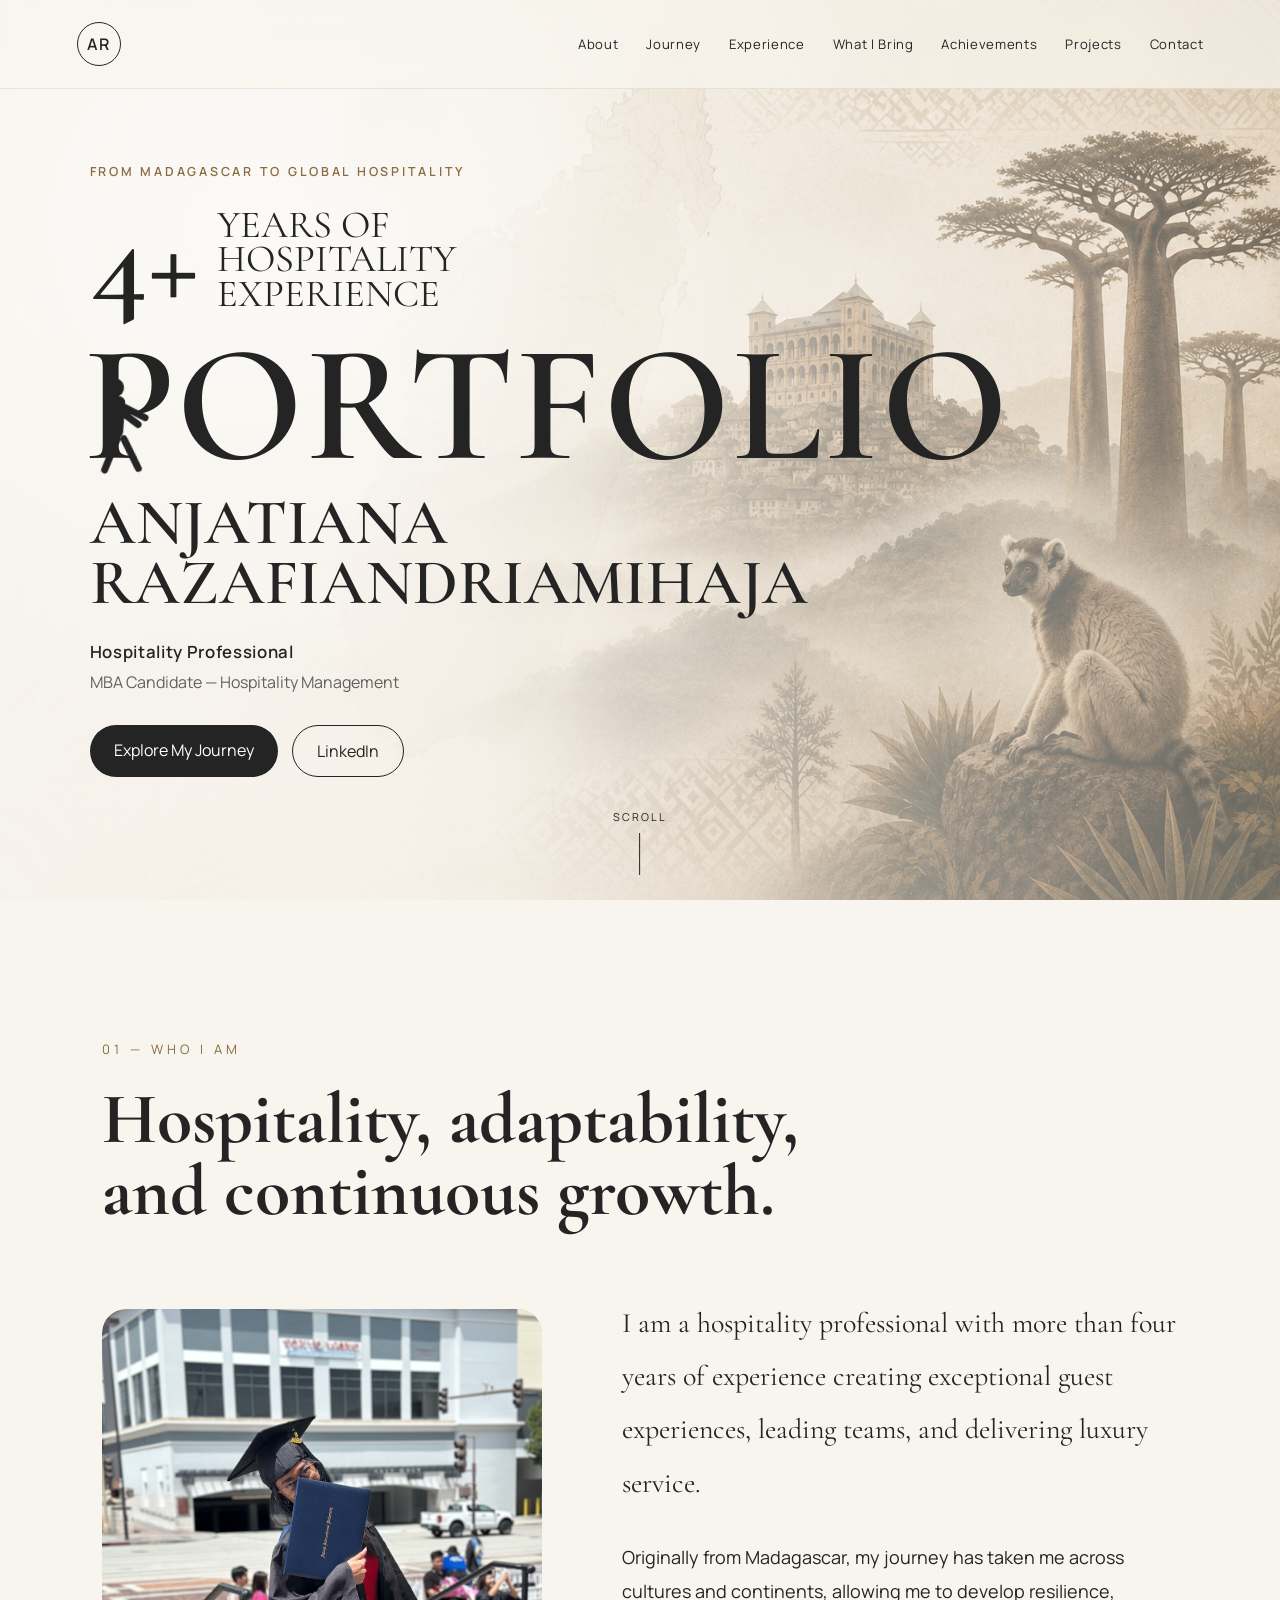
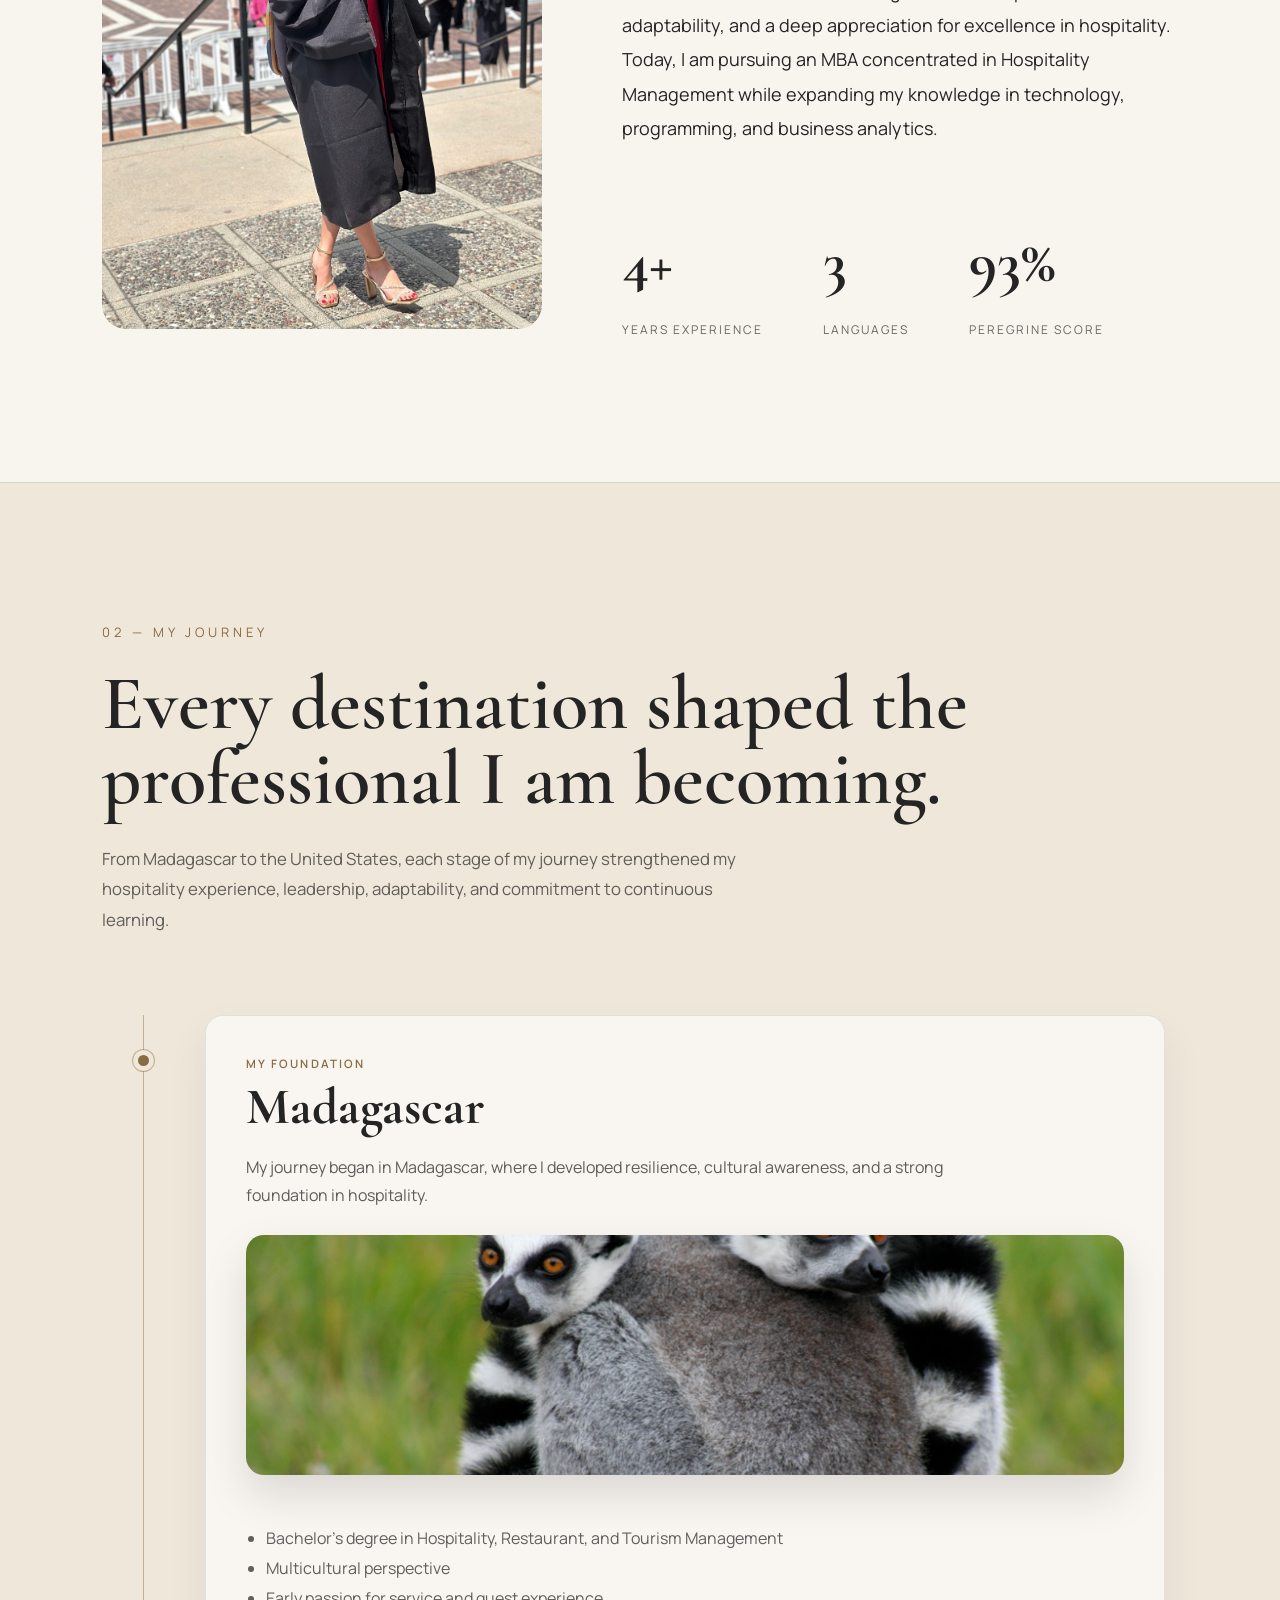
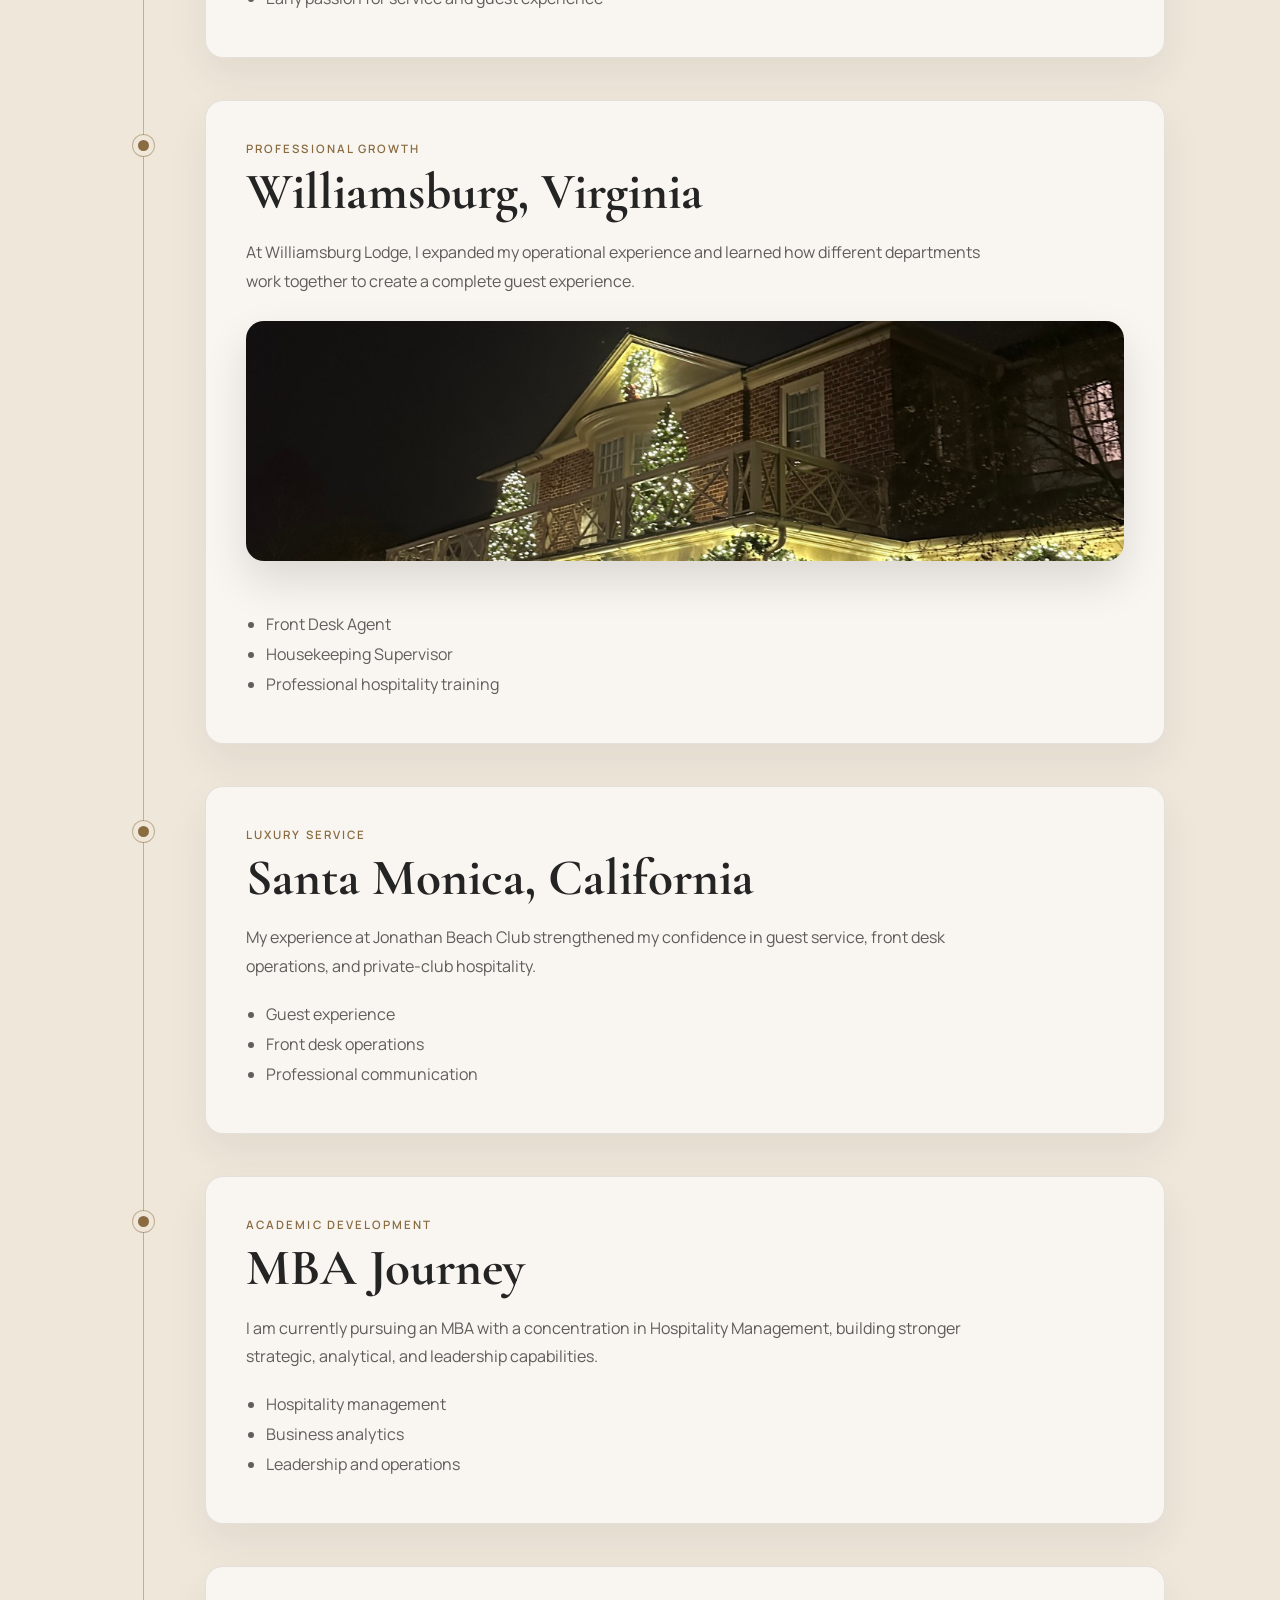
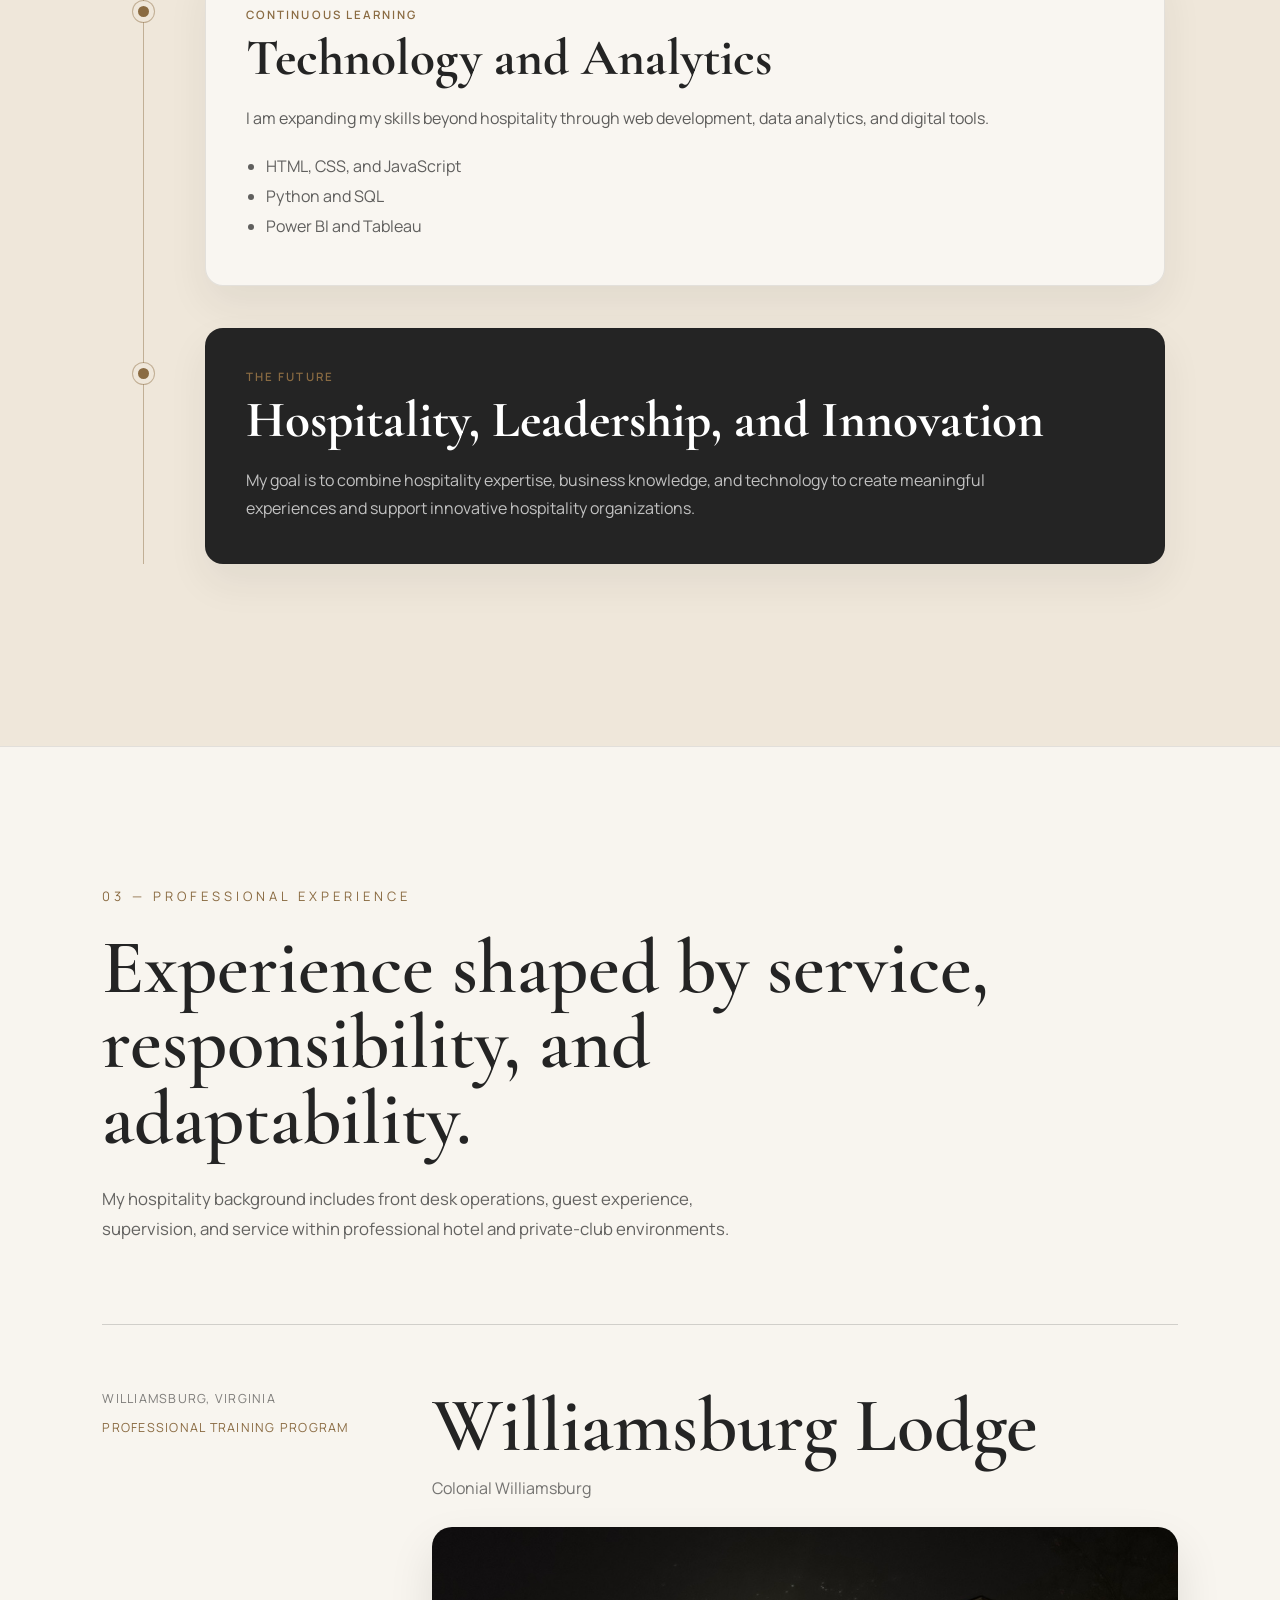
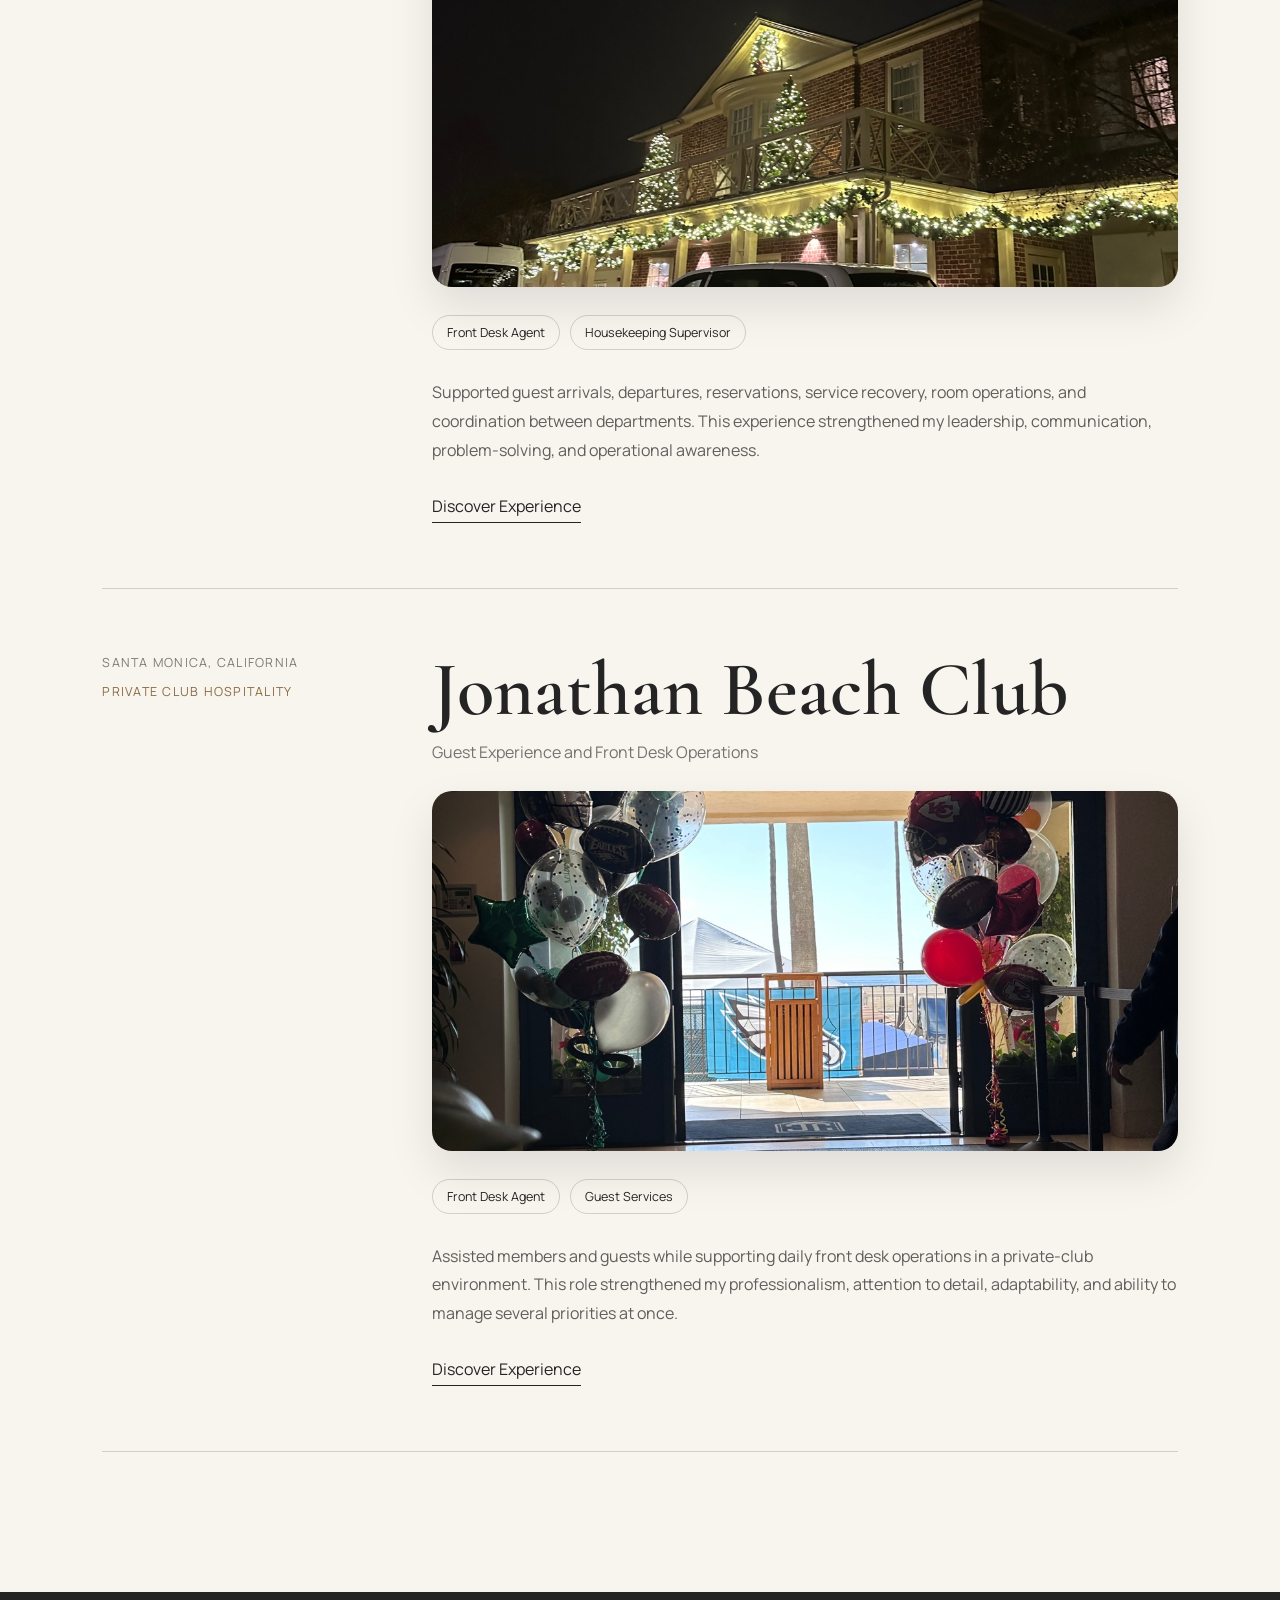
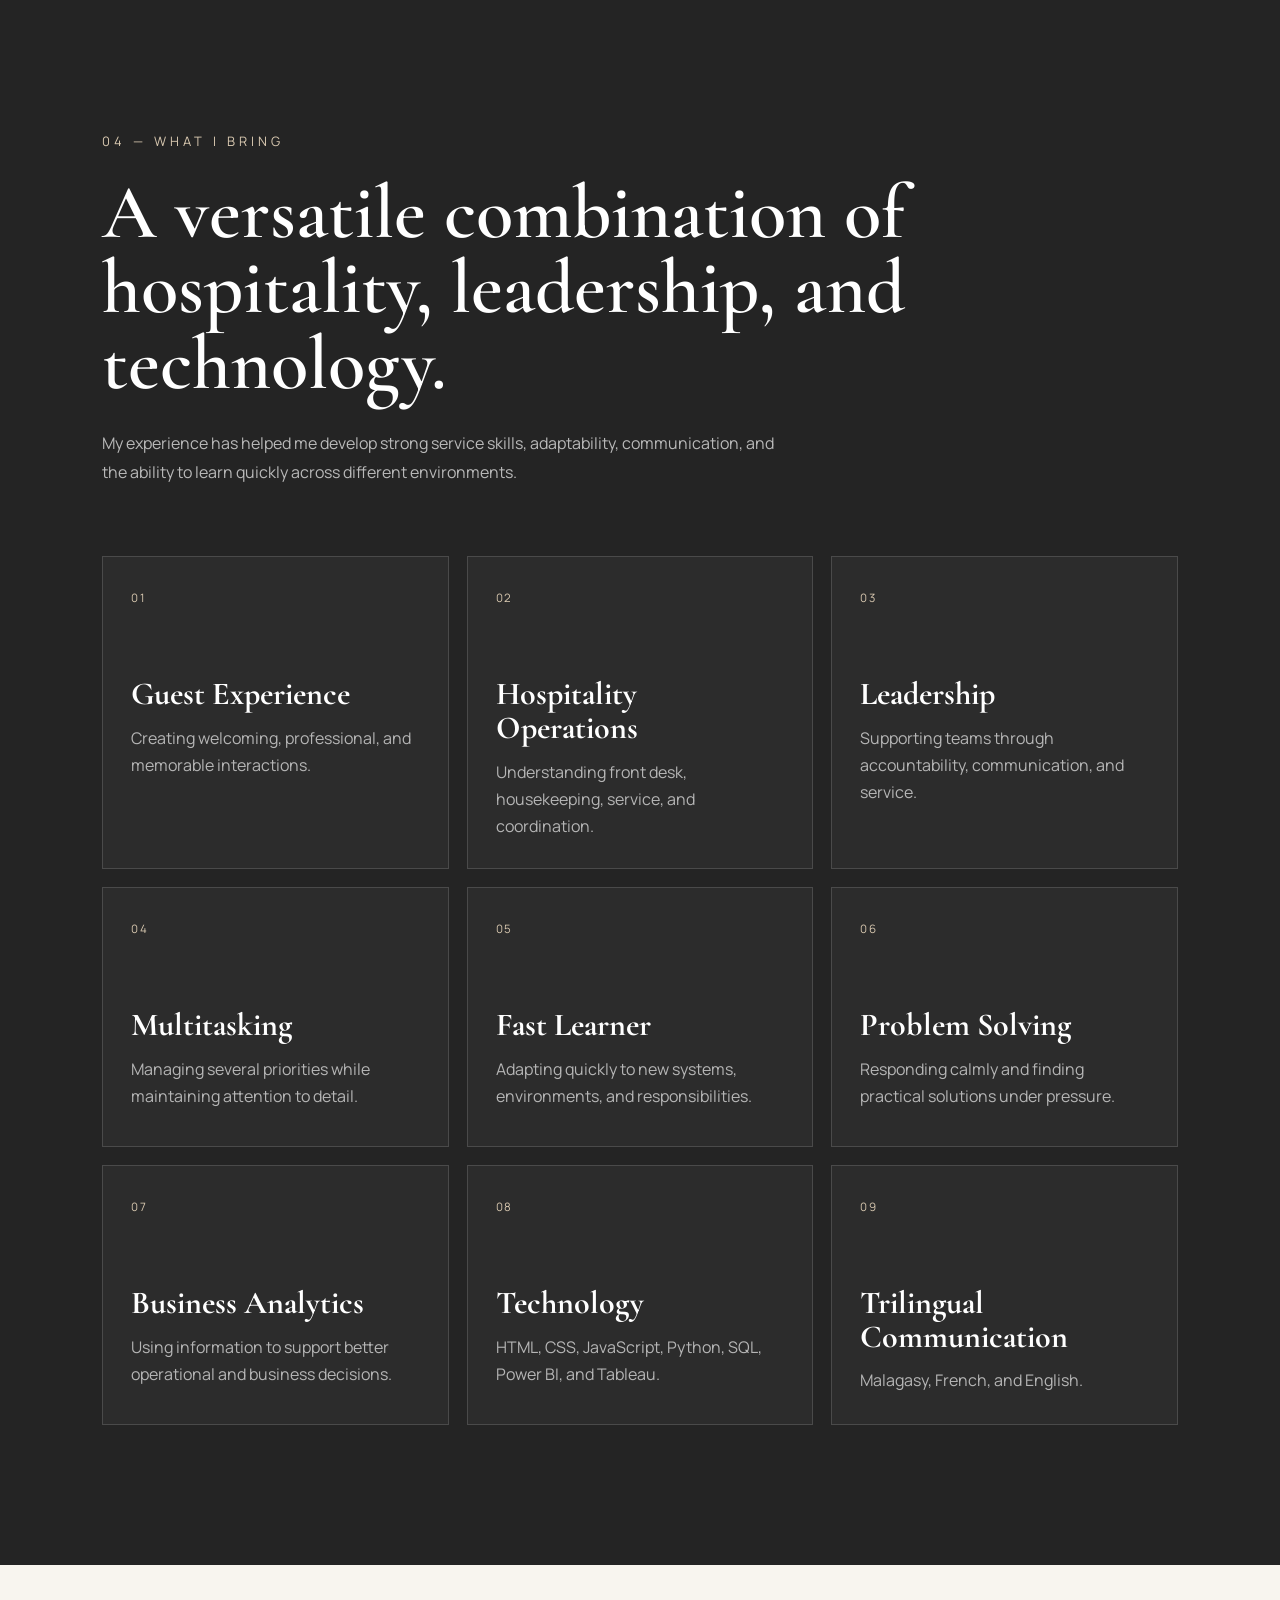
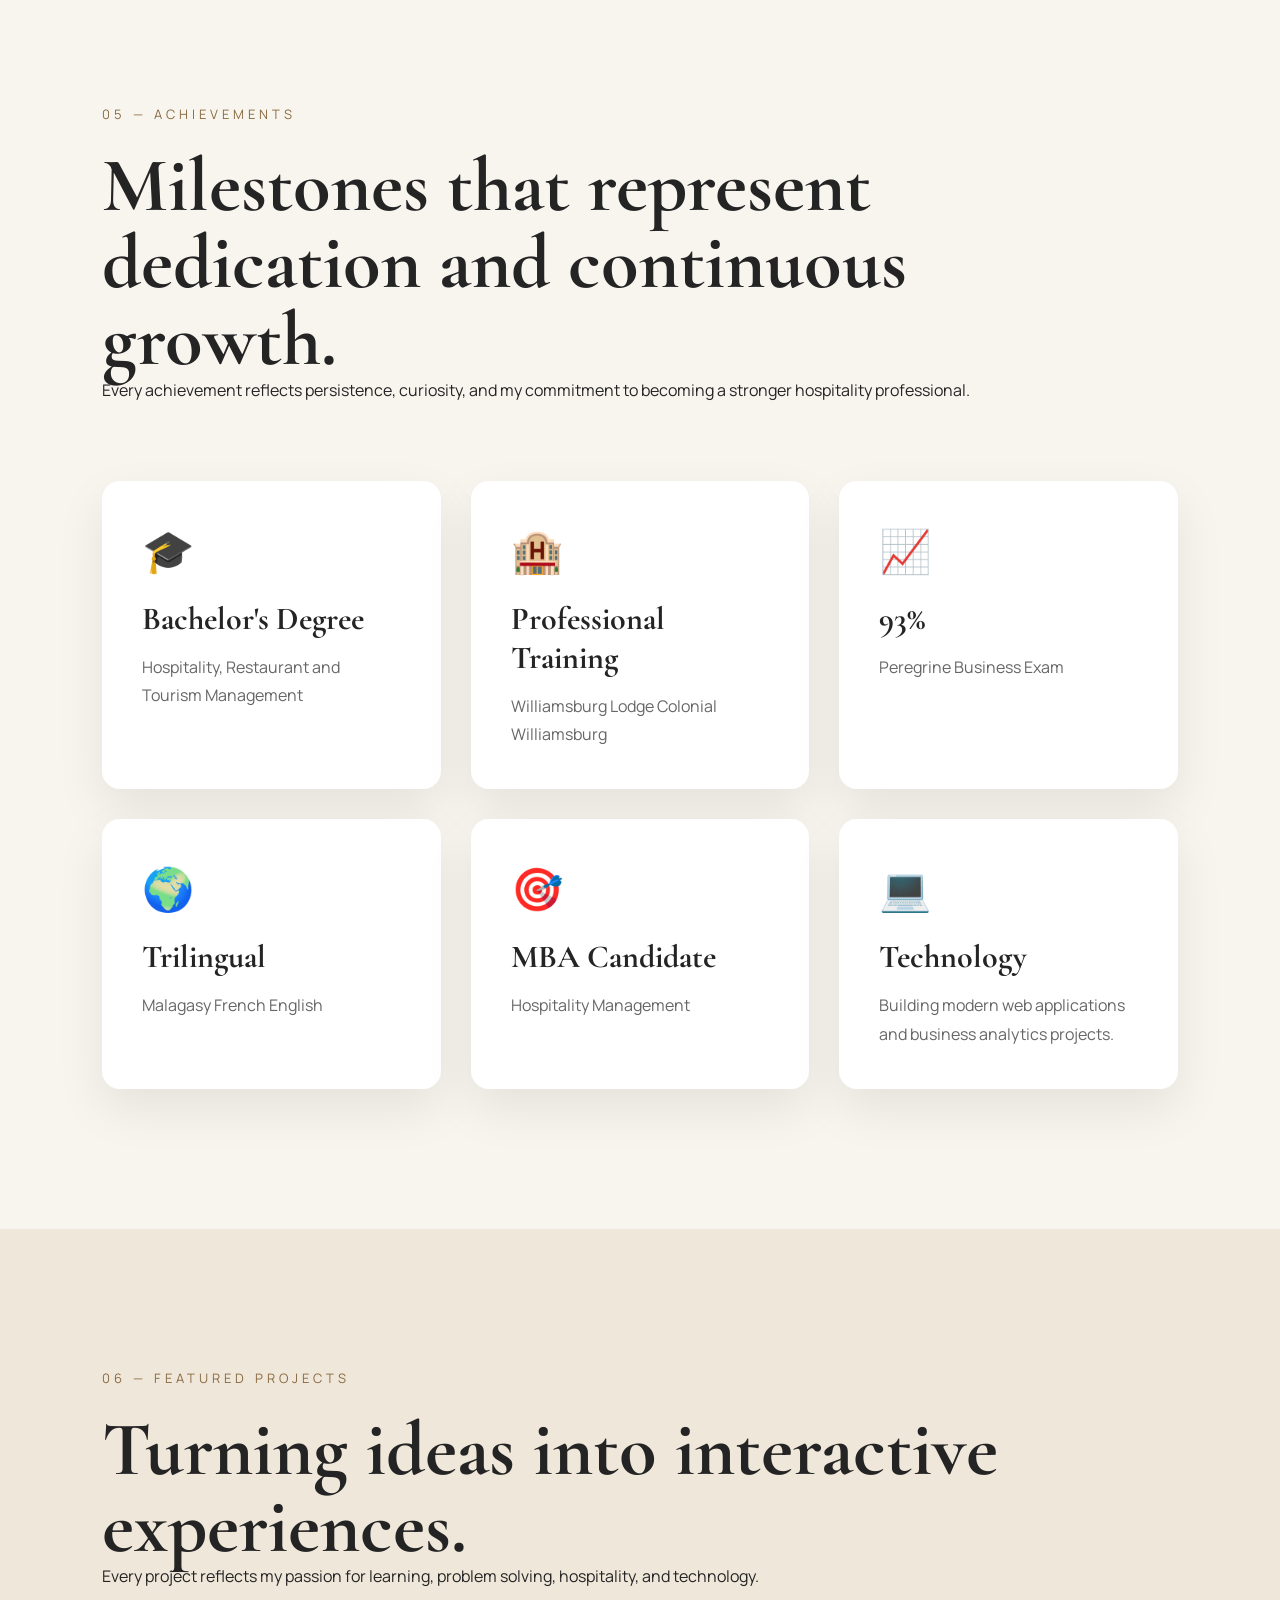
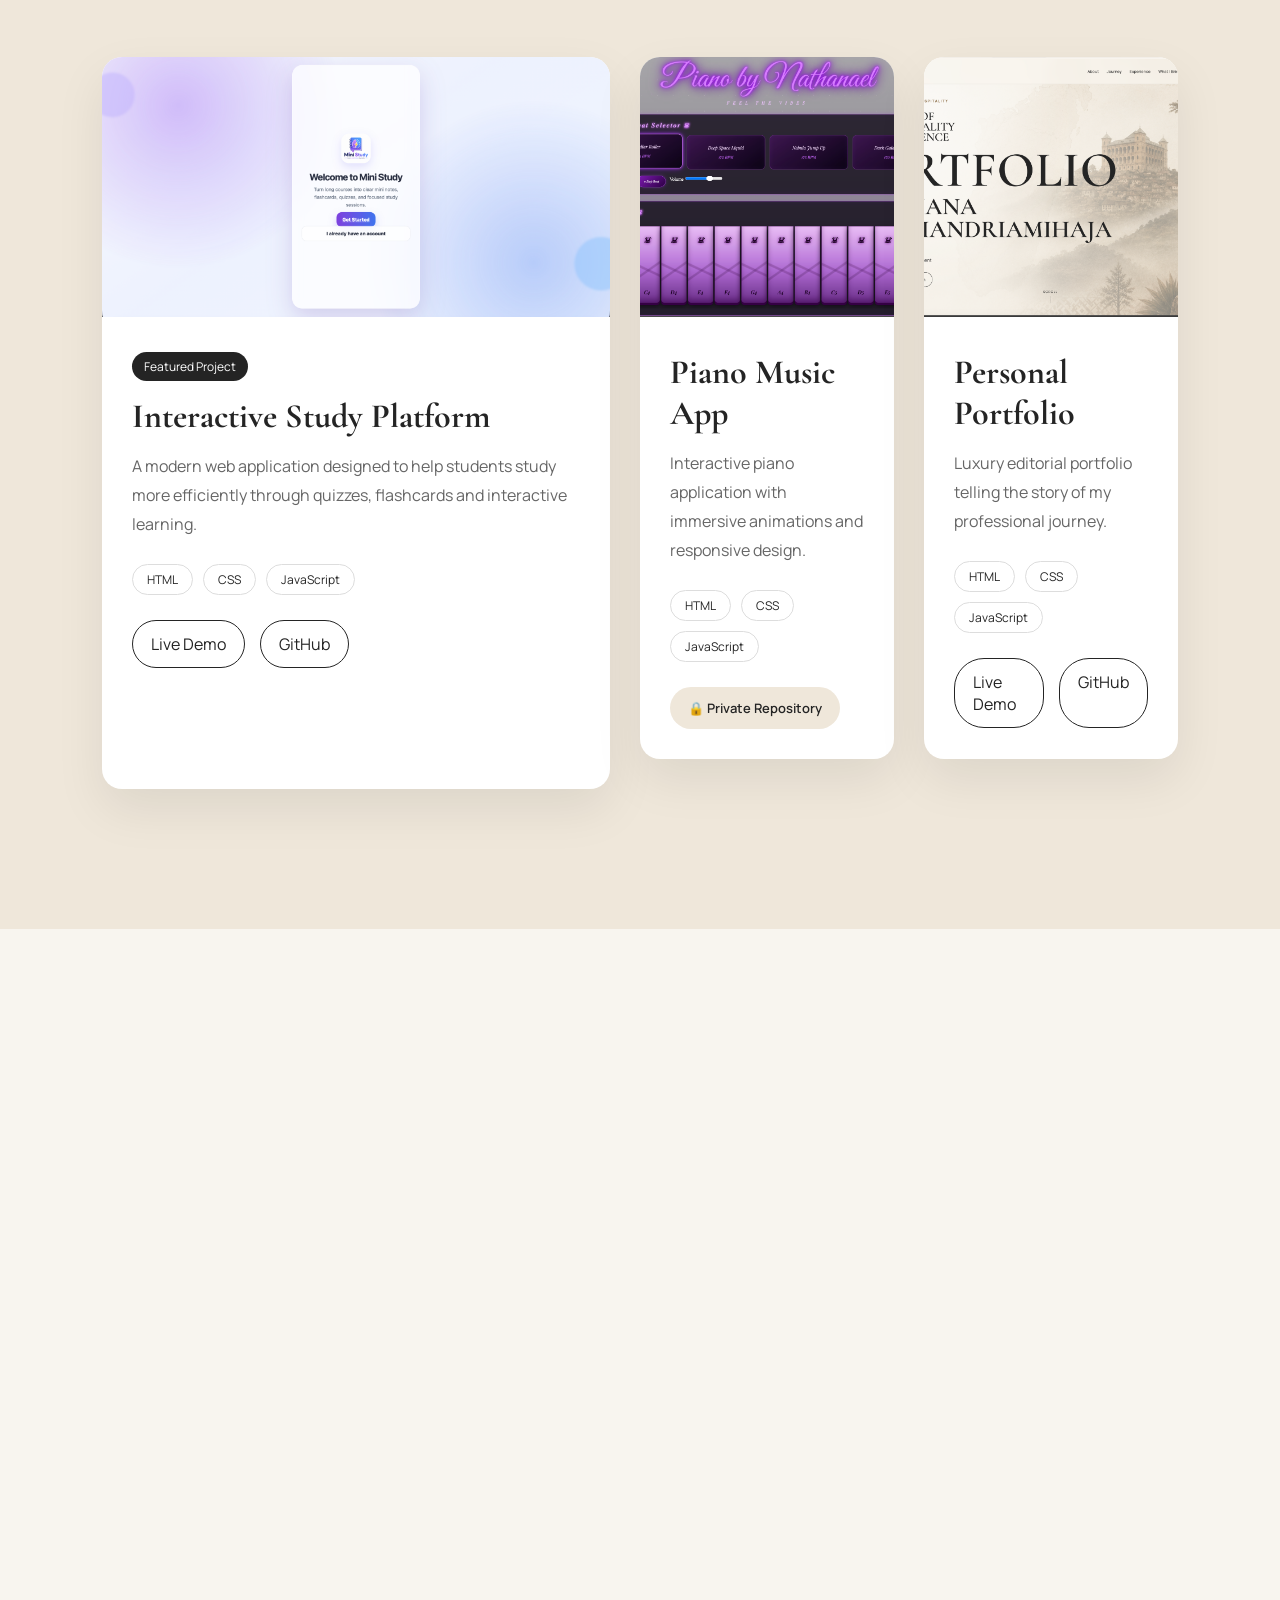
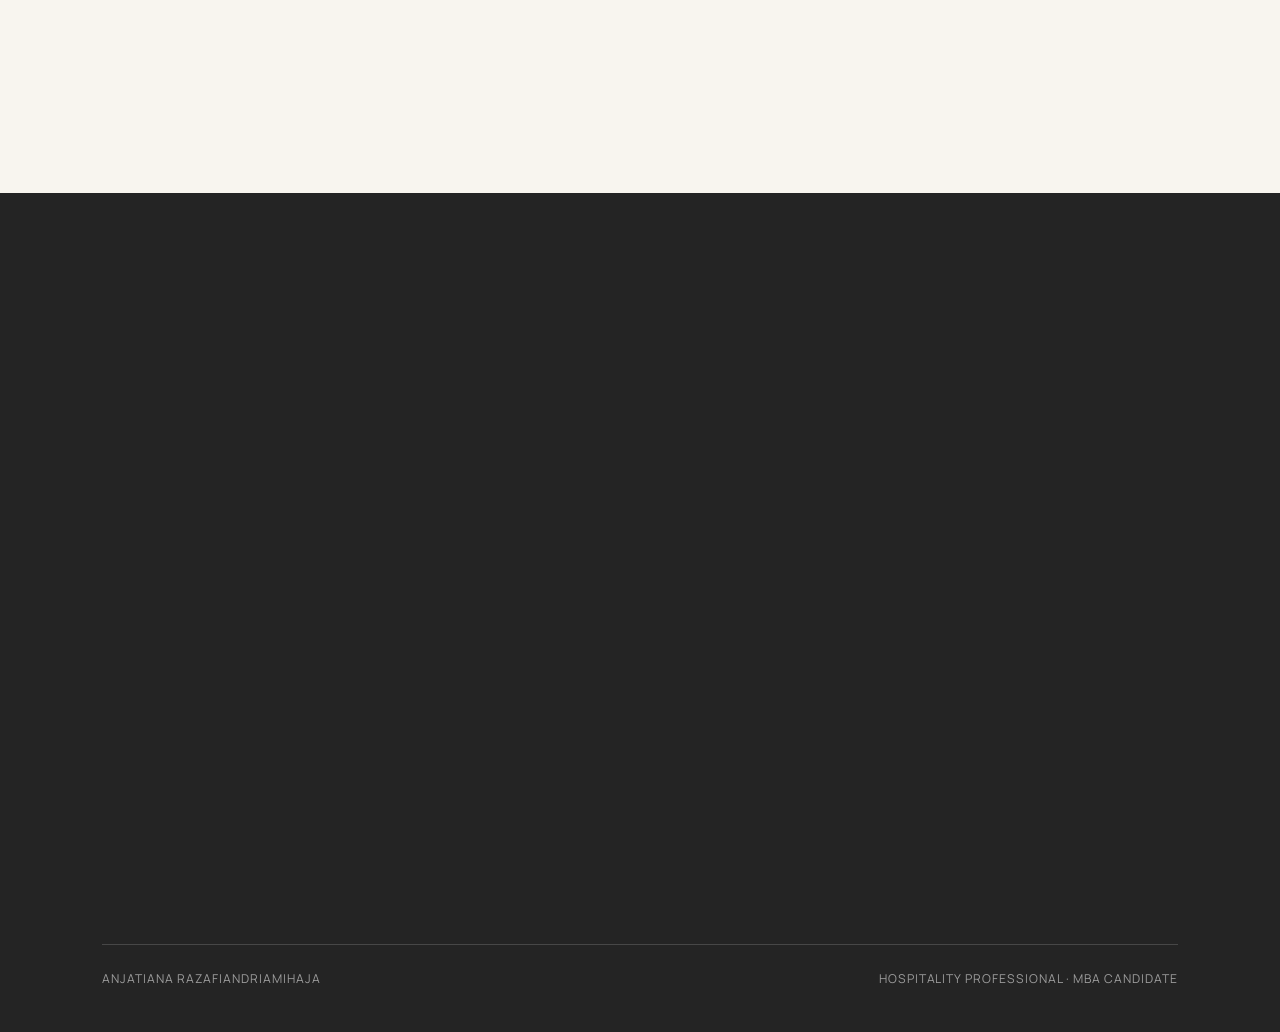
<file: index.html>
<!DOCTYPE html>
<html lang="en">
<head>
  <meta charset="UTF-8">

  <meta
    name="viewport"
    content="width=device-width, initial-scale=1.0"
  >

  <title>Anjatiana | Hospitality Portfolio</title>

  <link rel="stylesheet" href="style.css">
</head>

<body>

  <nav class="navbar">
    <a href="#home" class="logo">AR</a>

    <div class="nav-links">
      <a href="#about">About</a>
      <a href="#journey">Journey</a>
      <a href="#experience">Experience</a>
      <a href="#skills">What I Bring</a>
      <a href="#achievements">Achievements</a>
      <a href="#projects">Projects</a>
      <a href="#contact">Contact</a>
    </div>
  </nav>

  <main>

    <section class="hero" id="home">

      <div class="hero-overlay"></div>

      <div class="hero-copy">

        <p class="eyebrow">
          FROM MADAGASCAR TO GLOBAL HOSPITALITY
        </p>

        <div class="experience-block">
          <span class="experience-number">4+</span>

          <div>
            <p>Years of</p>
            <p>Hospitality</p>
            <p>Experience</p>
          </div>
        </div>

        <div class="portfolio-row">

          <div class="concierge" aria-hidden="true">
            <div class="head"></div>
            <div class="body"></div>
            <div class="arm arm-left"></div>
            <div class="arm arm-right"></div>
            <div class="leg leg-left"></div>
            <div class="leg leg-right"></div>
          </div>

          <h1>Portfolio</h1>

        </div>

        <h2>
          Anjatiana<br>
          Razafiandriamihaja
        </h2>

        <p class="professional-title">
          Hospitality Professional
        </p>

        <p class="mba-title">
          MBA Candidate — Hospitality Management
        </p>

        <div class="hero-actions">

          <a href="#about" class="primary-button">
            Explore My Journey
          </a>

          <a
            href="https://www.linkedin.com/in/anjatiana-nathanael-razafiandriamihaja-509688305"
            target="_blank"
            rel="noopener noreferrer"
            class="secondary-button"
          >
            LinkedIn
          </a>

        </div>

      </div>

      <a href="#about" class="scroll-cue">
        <span>Scroll</span>
        <span class="scroll-line"></span>
      </a>

    </section>

   <section class="about-section" id="about">

  <p class="section-number">01 — WHO I AM</p>

  <h2 class="about-heading">
    Hospitality,
    adaptability,
    and continuous
    growth.
  </h2>

  <div class="about-content">

    <div class="about-photo">

      <img
        src="images/portrait.jpg"
        alt="Portrait of Anjatiana"
      >

    </div>

    <div class="about-description">

      <p class="lead">

        I am a hospitality professional with more than
        four years of experience creating exceptional
        guest experiences, leading teams, and delivering
        luxury service.

      </p>

      <p>

        Originally from Madagascar, my journey has taken
        me across cultures and continents, allowing me
        to develop resilience, adaptability, and a deep
        appreciation for excellence in hospitality.

      </p>

      <p>

        Today, I am pursuing an MBA concentrated in
        Hospitality Management while expanding my
        knowledge in technology, programming, and
        business analytics.

      </p>

      <div class="stats">

        <div class="stat">
          <h3>4+</h3>
          <p>Years Experience</p>
        </div>

        <div class="stat">
          <h3>3</h3>
          <p>Languages</p>
        </div>

        <div class="stat">
          <h3>93%</h3>
          <p>Peregrine Score</p>
        </div>

      </div>

    </div>

  </div>

</section>
<section class="journey-section" id="journey">

  <p class="section-number">02 — MY JOURNEY</p>

  <div class="journey-heading">
    <h2>
      Every destination shaped
      the professional I am becoming.
    </h2>

    <p>
      From Madagascar to the United States, each stage of my journey
      strengthened my hospitality experience, leadership, adaptability,
      and commitment to continuous learning.
    </p>
  </div>

  <div class="journey-timeline">

    <article class="journey-item">
      <div class="journey-dot"></div>

      <div class="journey-card">
        <p class="journey-year">My Foundation</p>
        <h3>Madagascar</h3>
        <p>
          My journey began in Madagascar, where I developed resilience,
          cultural awareness, and a strong foundation in hospitality.
        </p>
        <img
  class="journey-image"
  src="images/lemur.jpg"
  alt="Ring-tailed lemurs representing Madagascar"
>
        <ul>
          <li>Bachelor’s degree in Hospitality, Restaurant, and Tourism Management</li>
          <li>Multicultural perspective</li>
          <li>Early passion for service and guest experience</li>
        </ul>
      </div>
    </article>

    <article class="journey-item">
      <div class="journey-dot"></div>

      <div class="journey-card">
        <p class="journey-year">Professional Growth</p>
        <h3>Williamsburg, Virginia</h3>
        <p>
          At Williamsburg Lodge, I expanded my operational experience
          and learned how different departments work together to create
          a complete guest experience.
        </p>
        <img
    class="journey-image"
    src="images/williamsburg.jpg"
    alt="Williamsburg Lodge"
>
        <ul>
          <li>Front Desk Agent</li>
          <li>Housekeeping Supervisor</li>
          <li>Professional hospitality training</li>
        </ul>
      </div>
    </article>

    <article class="journey-item">
      <div class="journey-dot"></div>

      <div class="journey-card">
        <p class="journey-year">Luxury Service</p>
        <h3>Santa Monica, California</h3>
        <p>
          My experience at Jonathan Beach Club strengthened my confidence
          in guest service, front desk operations, and private-club hospitality.
        </p>
        <ul>
          <li>Guest experience</li>
          <li>Front desk operations</li>
          <li>Professional communication</li>
        </ul>
      </div>
    </article>

    <article class="journey-item">
      <div class="journey-dot"></div>

      <div class="journey-card">
        <p class="journey-year">Academic Development</p>
        <h3>MBA Journey</h3>
        <p>
          I am currently pursuing an MBA with a concentration in
          Hospitality Management, building stronger strategic,
          analytical, and leadership capabilities.
        </p>
        <ul>
          <li>Hospitality management</li>
          <li>Business analytics</li>
          <li>Leadership and operations</li>
        </ul>
      </div>
    </article>

    <article class="journey-item">
      <div class="journey-dot"></div>

      <div class="journey-card">
        <p class="journey-year">Continuous Learning</p>
        <h3>Technology and Analytics</h3>
        <p>
          I am expanding my skills beyond hospitality through web development,
          data analytics, and digital tools.
        </p>
        <ul>
          <li>HTML, CSS, and JavaScript</li>
          <li>Python and SQL</li>
          <li>Power BI and Tableau</li>
        </ul>
      </div>
    </article>

    <article class="journey-item future-item">
      <div class="journey-dot"></div>

      <div class="journey-card">
        <p class="journey-year">The Future</p>
        <h3>Hospitality, Leadership, and Innovation</h3>
        <p>
          My goal is to combine hospitality expertise, business knowledge,
          and technology to create meaningful experiences and support
          innovative hospitality organizations.
        </p>
      </div>
    </article>

  </div>

</section>


<section class="experience-section" id="experience">

  <p class="section-number">03 — PROFESSIONAL EXPERIENCE</p>

  <div class="experience-heading">
    <h2>
      Experience shaped by service,
      responsibility, and adaptability.
    </h2>

    <p>
      My hospitality background includes front desk operations,
      guest experience, supervision, and service within professional
      hotel and private-club environments.
    </p>
  </div>

  <div class="experience-list">

    <article class="experience-entry">

      <div class="experience-meta">
        <p>Williamsburg, Virginia</p>
        <span>Professional Training Program</span>
      </div>

      <div class="experience-details">
        <h3>Williamsburg Lodge</h3>

        <p class="experience-company">
          Colonial Williamsburg
        </p>
        <img
  class="experience-image"
  src="images/williamsburg.jpg"
  alt="Williamsburg Lodge"
>

        <div class="experience-roles">
          <span>Front Desk Agent</span>
          <span>Housekeeping Supervisor</span>
        </div>

        <p>
          Supported guest arrivals, departures, reservations, service
          recovery, room operations, and coordination between departments.
          This experience strengthened my leadership, communication,
          problem-solving, and operational awareness.
        </p>

        <button
          class="experience-toggle"
          type="button"
          aria-expanded="false"
        >
          Discover Experience
        </button>

        <div class="experience-more">

          <div>
            <h4>What I Developed</h4>
            <ul>
              <li>Front desk and guest-service operations</li>
              <li>Housekeeping supervision and quality control</li>
              <li>Cross-department communication</li>
              <li>Service recovery and problem-solving</li>
              <li>Professional hospitality standards</li>
            </ul>
          </div>

          <div>
            <h4>Professional Proof</h4>
            <p>
              Williamsburg Lodge training certificate and practical
              experience within a recognized hospitality environment.
            </p>
          </div>

        </div>
      </div>

    </article>

    <article class="experience-entry">

      <div class="experience-meta">
        <p>Santa Monica, California</p>
        <span>Private Club Hospitality</span>
      </div>

      <div class="experience-details">
        <h3>Jonathan Beach Club</h3>

        <p class="experience-company">
          Guest Experience and Front Desk Operations
        </p>
        <img
  class="experience-image"
  src="images/jonathan-club.jpg"
  alt="Jonathan Beach Club entrance"
>

        <div class="experience-roles">
          <span>Front Desk Agent</span>
          <span>Guest Services</span>
        </div>

        <p>
          Assisted members and guests while supporting daily front desk
          operations in a private-club environment. This role strengthened
          my professionalism, attention to detail, adaptability, and ability
          to manage several priorities at once.
        </p>

        <button
          class="experience-toggle"
          type="button"
          aria-expanded="false"
        >
          Discover Experience
        </button>

        <div class="experience-more">

          <div>
            <h4>What I Developed</h4>
            <ul>
              <li>Member and guest relations</li>
              <li>Professional communication</li>
              <li>Multitasking in a fast-paced environment</li>
              <li>Front desk coordination</li>
              <li>Service-focused problem-solving</li>
            </ul>
          </div>

          <div>
            <h4>Environment</h4>
            <p>
              Private-club hospitality with a strong focus on personalized
              service, professionalism, and guest satisfaction.
            </p>
          </div>

        </div>
      </div>

    </article>

  </div>

</section>
<section class="skills-section" id="skills">

  <p class="section-number">04 — WHAT I BRING</p>

  <div class="skills-heading">
    <h2>
      A versatile combination of hospitality,
      leadership, and technology.
    </h2>

    <p>
      My experience has helped me develop strong service skills,
      adaptability, communication, and the ability to learn quickly
      across different environments.
    </p>
  </div>

  <div class="skills-grid">

    <article class="skill-card">
      <span>01</span>
      <h3>Guest Experience</h3>
      <p>Creating welcoming, professional, and memorable interactions.</p>
    </article>

    <article class="skill-card">
      <span>02</span>
      <h3>Hospitality Operations</h3>
      <p>Understanding front desk, housekeeping, service, and coordination.</p>
    </article>

    <article class="skill-card">
      <span>03</span>
      <h3>Leadership</h3>
      <p>Supporting teams through accountability, communication, and service.</p>
    </article>

    <article class="skill-card">
      <span>04</span>
      <h3>Multitasking</h3>
      <p>Managing several priorities while maintaining attention to detail.</p>
    </article>

    <article class="skill-card">
      <span>05</span>
      <h3>Fast Learner</h3>
      <p>Adapting quickly to new systems, environments, and responsibilities.</p>
    </article>

    <article class="skill-card">
      <span>06</span>
      <h3>Problem Solving</h3>
      <p>Responding calmly and finding practical solutions under pressure.</p>
    </article>

    <article class="skill-card">
      <span>07</span>
      <h3>Business Analytics</h3>
      <p>Using information to support better operational and business decisions.</p>
    </article>

    <article class="skill-card">
      <span>08</span>
      <h3>Technology</h3>
      <p>HTML, CSS, JavaScript, Python, SQL, Power BI, and Tableau.</p>
    </article>

    <article class="skill-card">
      <span>09</span>
      <h3>Trilingual Communication</h3>
      <p>Malagasy, French, and English.</p>
    </article>

  </div>

</section>
<section class="achievements-section" id="achievements">

    <p class="section-number">05 — ACHIEVEMENTS</p>

    <div class="achievements-heading">

        <h2>
            Milestones that represent
            dedication and continuous growth.
        </h2>

        <p>
            Every achievement reflects persistence,
            curiosity, and my commitment to becoming
            a stronger hospitality professional.
        </p>

    </div>

    <div class="achievement-grid">

        <article class="achievement-card">
            <h3>🎓</h3>
            <h4>Bachelor's Degree</h4>
            <p>
                Hospitality, Restaurant and Tourism Management
            </p>
        </article>

        <article class="achievement-card">
            <h3>🏨</h3>
            <h4>Professional Training</h4>
            <p>
                Williamsburg Lodge
                Colonial Williamsburg
            </p>
        </article>

        <article class="achievement-card">
            <h3>📈</h3>
            <h4>93%</h4>
            <p>
                Peregrine Business Exam
            </p>
        </article>

        <article class="achievement-card">
            <h3>🌍</h3>
            <h4>Trilingual</h4>
            <p>
                Malagasy
                French
                English
            </p>
        </article>

        <article class="achievement-card">
            <h3>🎯</h3>
            <h4>MBA Candidate</h4>
            <p>
                Hospitality Management
            </p>
        </article>

        <article class="achievement-card">
            <h3>💻</h3>
            <h4>Technology</h4>
            <p>
                Building modern web applications
                and business analytics projects.
            </p>
        </article>

    </div>

</section>
<section class="projects-section" id="projects">

    <p class="section-number">
        06 — FEATURED PROJECTS
    </p>

    <div class="projects-heading">

        <h2>
            Turning ideas into
            interactive experiences.
        </h2>

        <p>
            Every project reflects my passion for learning,
            problem solving, hospitality, and technology.
        </p>

    </div>

    <div class="projects-grid">

        <article class="project-card featured">

            <img src="images/study-app.jpg" alt="Study App">

            <div class="project-content">

                <span class="project-tag">
                    Featured Project
                </span>

                <h3>
                    Interactive Study Platform
                </h3>

                <p>

                    A modern web application designed to help
                    students study more efficiently through
                    quizzes, flashcards and interactive learning.

                </p>

                <div class="project-tech">

                    <span>HTML</span>
                    <span>CSS</span>
                    <span>JavaScript</span>

                </div>
     

                <div class="project-buttons">

  <a
    href="https://razafiandriamihajanathanael-prog.github.io/mini-study/"
    target="_blank"
    rel="noopener noreferrer"
  >
    Live Demo
  </a>

  <a
    href="https://github.com/razafiandriamihajanathanael-prog/mini-study"
    target="_blank"
    rel="noopener noreferrer"
  >
    GitHub
  </a>

</div>

            </div>

        </article>

        <article class="project-card">

            <img src="images/music-app.jpg" alt="Music App">

            <div class="project-content">

                <h3>
                    Piano Music App
                </h3>

                <p>

                    Interactive piano application with
                    immersive animations and responsive
                    design.

                </p>

                <div class="project-tech">

                    <span>HTML</span>
                    <span>CSS</span>
                    <span>JavaScript</span>

                </div>
<div class="project-buttons">

  <span class="private-project-label">
    🔒 Private Repository
  </span>

</div>
            </div>

        </article>

        <article class="project-card">

            <img src="images/portfolio.jpg" alt="Portfolio">

            <div class="project-content">

                <h3>
                    Personal Portfolio
                </h3>

                <p>

                    Luxury editorial portfolio telling
                    the story of my professional journey.

                </p>

                <div class="project-tech">

                    <span>HTML</span>
                    <span>CSS</span>
                    <span>JavaScript</span>
                    </div>
                    
                    <div class="project-buttons">

    <a
      href="https://razafiandriamihajanathanael-prog.github.io/my-portofolio/"
      target="_blank"
      rel="noopener noreferrer"
    >
      Live Demo
    </a>

    <a
      href="https://github.com/razafiandriamihajanathanael-prog/my-portofolio"
      target="_blank"
      rel="noopener noreferrer"
    >
      GitHub
    </a>

</div>

                </div>

            </div>

        </article>

    </div>

</section>
<section class="philosophy-section">

  <p class="section-number">07 — MY PHILOSOPHY</p>

  <div class="philosophy-content">

    <p class="philosophy-quote">
      “I believe exceptional hospitality is built on empathy,
      adaptability, continuous learning, and attention to detail.
      Whether welcoming a guest, solving a problem, or building a
      digital project, my goal remains the same: to create experiences
      that people remember.”
    </p>

    <p class="philosophy-name">
      Anjatiana Razafiandriamihaja
    </p>

  </div>

</section>


<footer class="contact-section" id="contact">

  <p class="section-number">08 — LET’S CONNECT</p>

  <div class="contact-content">

    <h2>
      Let’s create
      exceptional
      experiences.
    </h2>

    <p>
      I am ready to bring hospitality experience, adaptability,
      business knowledge, and a strong learning mindset to new
      professional opportunities.
    </p>

    <div class="contact-links">

      <a
        href="https://www.linkedin.com/in/anjatiana-nathanael-razafiandriamihaja-509688305"
        target="_blank"
        rel="noopener noreferrer"
      >
        LinkedIn
      </a>

      <a
        href="https://github.com/razafiandriamihajanathanael-prog"
        target="_blank"
        rel="noopener noreferrer"
      >
        GitHub
      </a>

      <a href="#home">
        Back to Top
      </a>

    </div>

  </div>

  <div class="footer-bottom">

    <p>
      Anjatiana Razafiandriamihaja
    </p>

    <p>
      Hospitality Professional · MBA Candidate
    </p>

  </div>

</footer>
  </main>

  <script src="script.js"></script>

</body>
</html>
</file>
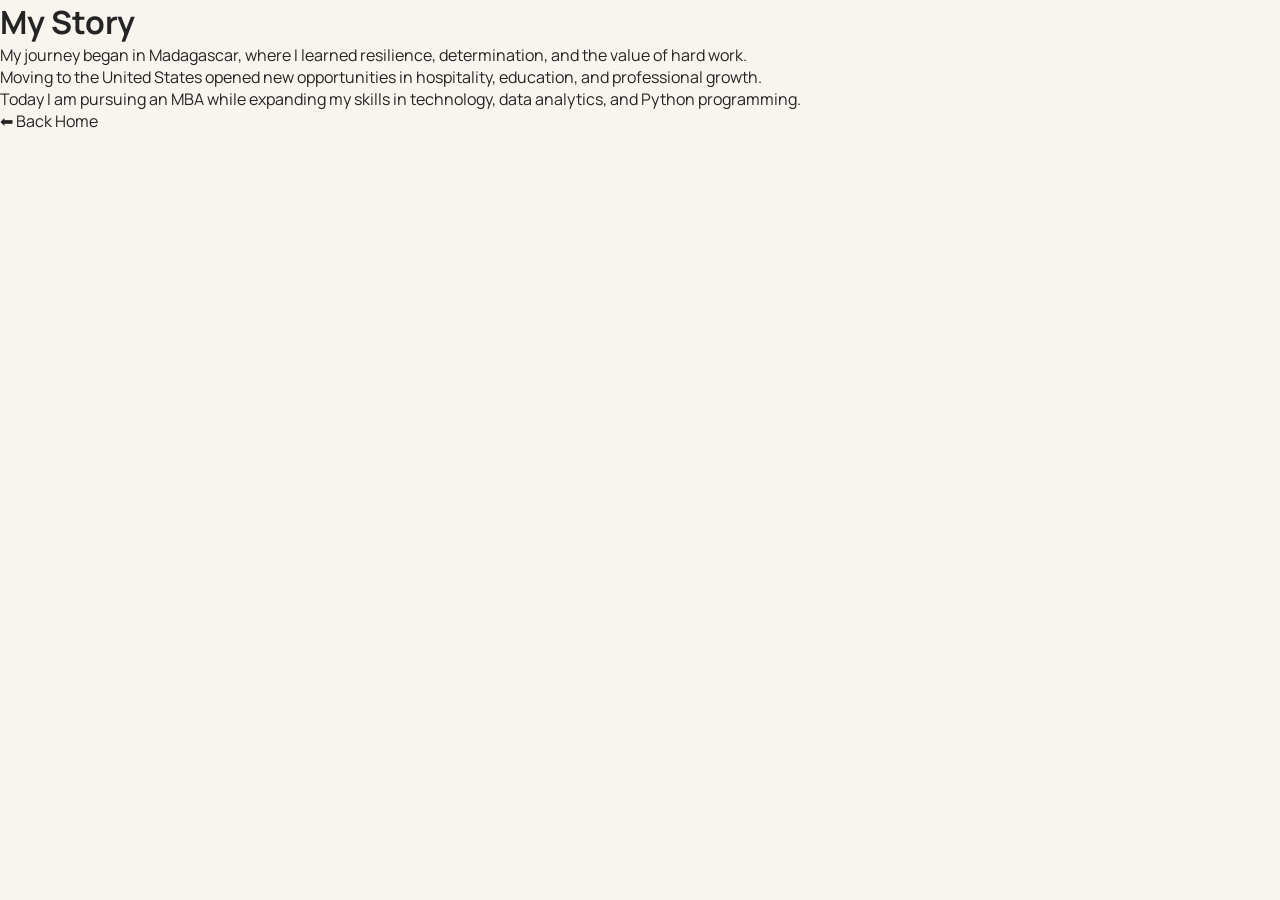
<file: story.html>
<!DOCTYPE html>
<html>
<head>
    <title>My Story</title>
    <link rel="stylesheet" href="style.css">
</head>
<body>

<div class="story-hero">

    <div class="story-text">

        <h1>My Story</h1>

        <p>
            My journey began in Madagascar, where I learned resilience,
            determination, and the value of hard work.
        </p>

        <p>
            Moving to the United States opened new opportunities in
            hospitality, education, and professional growth.
        </p>

        <p>
            Today I am pursuing an MBA while expanding my skills in
            technology, data analytics, and Python programming.
        </p>

        <a href="index.html">⬅ Back Home</a>

    </div>

</div>

</body>
</html>
</file>
<file: style.css>
@import url('https://fonts.googleapis.com/css2?family=Cormorant+Garamond:wght@500;600;700&family=Manrope:wght@400;500;600&display=swap');

:root {
  --ivory: #f8f5ef;
  --sand: #d8c8b0;
  --charcoal: #242424;
  --olive: #6d725a;
  --bronze: #8a6b42;
  --white: #ffffff;
}

* {
  box-sizing: border-box;
  margin: 0;
  padding: 0;
}

html {
  scroll-behavior: smooth;
}

body {
  font-family: "Manrope", sans-serif;
  background: var(--ivory);
  color: var(--charcoal);
}

a {
  color: inherit;
  text-decoration: none;
}

.navbar {
  position: fixed;
  top: 0;
  left: 0;
  width: 100%;
  padding: 22px 6%;
  display: flex;
  justify-content: space-between;
  align-items: center;
  z-index: 1000;
  background: rgba(248, 245, 239, 0.72);
  backdrop-filter: blur(14px);
  border-bottom: 1px solid rgba(36, 36, 36, 0.08);
}

.logo {
  width: 44px;
  height: 44px;
  display: grid;
  place-items: center;
  border: 1px solid var(--charcoal);
  border-radius: 50%;
  font-weight: 600;
  letter-spacing: 0.06em;
}

.nav-links {
  display: flex;
  gap: 28px;
}

.nav-links a {
  font-size: 0.82rem;
  letter-spacing: 0.05em;
  transition: opacity 0.25s ease;
}

.nav-links a:hover {
  opacity: 0.55;
}

.hero {
  position: relative;
  min-height: 100vh;
  display: flex;
  align-items: center;
  padding: 120px 7% 80px;
  overflow: hidden;
  background:
    linear-gradient(
      90deg,
      rgba(248, 245, 239, 0.96) 0%,
      rgba(248, 245, 239, 0.85) 38%,
      rgba(248, 245, 239, 0.42) 68%,
      rgba(248, 245, 239, 0.18) 100%
    ),
    url("hero-cover.png") center right / cover no-repeat;
}

.hero::after {
  content: "";
  position: absolute;
  inset: 0;
  background:
    radial-gradient(
      circle at 20% 25%,
      rgba(255, 255, 255, 0.55),
      transparent 40%
    );
  pointer-events: none;
}

.hero-overlay {
  position: absolute;
  inset: 0;
  background: linear-gradient(
    to bottom,
    rgba(248, 245, 239, 0.05),
    rgba(248, 245, 239, 0.16)
  );
}

.hero-copy {
  position: relative;
  z-index: 2;
  width: min(760px, 100%);
}

.eyebrow {
  margin-bottom: 28px;
  font-size: 0.78rem;
  font-weight: 600;
  letter-spacing: 0.22em;
  color: var(--bronze);
}

.experience-block {
  display: flex;
  align-items: center;
  gap: 18px;
  margin-bottom: 26px;
}

.experience-number {
  font-family: "Cormorant Garamond", serif;
  font-size: clamp(5rem, 10vw, 8.5rem);
  font-weight: 600;
  line-height: 0.75;
}

.experience-block div p {
  font-family: "Cormorant Garamond", serif;
  font-size: clamp(1.6rem, 3vw, 2.6rem);
  line-height: 0.9;
  text-transform: uppercase;
}

.portfolio-row {
  display: flex;
  align-items: flex-end;
  margin: 28px 0 20px;
}

.portfolio-row h1 {
  font-family: "Cormorant Garamond", serif;
  font-size: clamp(5rem, 13vw, 11rem);
  line-height: 0.8;
  font-weight: 600;
  text-transform: uppercase;
  letter-spacing: 0.01em;
  animation: portfolioSlide 1.2s ease-out both;
}

.concierge {
  position: relative;
  width: 58px;
  height: 100px;
  margin-right: -6px;
  transform: translateY(9px) rotate(-8deg);
  animation: pushMotion 1.3s ease-in-out infinite alternate;
  z-index: 3;
}

.concierge .head {
  position: absolute;
  top: 0;
  left: 21px;
  width: 19px;
  height: 19px;
  border-radius: 50%;
  background: var(--charcoal);
}

.concierge .body {
  position: absolute;
  top: 18px;
  left: 23px;
  width: 13px;
  height: 42px;
  border-radius: 8px;
  background: var(--charcoal);
  transform: rotate(12deg);
}

.concierge .arm,
.concierge .leg {
  position: absolute;
  width: 7px;
  border-radius: 8px;
  background: var(--charcoal);
  transform-origin: top center;
}

.arm-left {
  top: 26px;
  left: 28px;
  height: 34px;
  transform: rotate(-55deg);
}

.arm-right {
  top: 29px;
  left: 25px;
  height: 32px;
  transform: rotate(-45deg);
}

.leg-left {
  top: 58px;
  left: 24px;
  height: 40px;
  transform: rotate(30deg);
}

.leg-right {
  top: 58px;
  left: 28px;
  height: 40px;
  transform: rotate(-18deg);
}

.hero-copy h2 {
  font-family: "Cormorant Garamond", serif;
  font-size: clamp(2.7rem, 5vw, 5.4rem);
  line-height: 0.95;
  text-transform: uppercase;
  font-weight: 600;
  margin-top: 18px;
}

.professional-title {
  margin-top: 26px;
  font-size: 1.05rem;
  font-weight: 600;
  letter-spacing: 0.04em;
}

.mba-title {
  margin-top: 8px;
  max-width: 560px;
  color: rgba(36, 36, 36, 0.7);
}

.hero-actions {
  display: flex;
  flex-wrap: wrap;
  gap: 14px;
  margin-top: 32px;
}

.primary-button,
.secondary-button {
  padding: 14px 24px;
  border-radius: 999px;
  transition: 0.25s ease;
}

.primary-button {
  background: var(--charcoal);
  color: var(--white);
}

.secondary-button {
  border: 1px solid var(--charcoal);
}

.primary-button:hover,
.secondary-button:hover {
  transform: translateY(-3px);
}

.scroll-cue {
  position: absolute;
  bottom: 25px;
  left: 50%;
  z-index: 3;
  transform: translateX(-50%);
  display: flex;
  flex-direction: column;
  align-items: center;
  gap: 9px;
  font-size: 0.68rem;
  letter-spacing: 0.18em;
  text-transform: uppercase;
}

.scroll-line {
  width: 1px;
  height: 42px;
  background: var(--charcoal);
  animation: scrollPulse 1.6s ease-in-out infinite;
}

.placeholder-section {
  min-height: 100vh;
  padding: 120px 7%;
  display: grid;
  place-items: center;
  background: var(--ivory);
  font-family: "Cormorant Garamond", serif;
  font-size: clamp(2rem, 5vw, 5rem);
}

@keyframes portfolioSlide {
  from {
    opacity: 0;
    transform: translateX(-80px);
  }

  to {
    opacity: 1;
    transform: translateX(0);
  }
}

@keyframes pushMotion {
  from {
    transform: translateY(9px) rotate(-8deg) translateX(0);
  }

  to {
    transform: translateY(9px) rotate(-8deg) translateX(7px);
  }
}

@keyframes scrollPulse {
  0%,
  100% {
    transform: scaleY(0.4);
    transform-origin: top;
    opacity: 0.35;
  }

  50% {
    transform: scaleY(1);
    opacity: 1;
  }
}

@media (max-width: 900px) {
  .nav-links {
    display: none;
  }

  .hero {
    background-position: 65% center;
  }
}

@media (max-width: 650px) {
  .navbar {
    padding: 16px 5%;
  }

  .hero {
    padding: 110px 5% 80px;
    background:
      linear-gradient(
        rgba(248, 245, 239, 0.84),
        rgba(248, 245, 239, 0.88)
      ),
      url("hero-cover.png") center / cover no-repeat;
  }

  .eyebrow {
    letter-spacing: 0.14em;
  }

  .portfolio-row h1 {
    font-size: clamp(3.8rem, 18vw, 6.5rem);
  }

  .concierge {
    transform: translateY(7px) scale(0.75) rotate(-8deg);
    margin-right: -13px;
  }

  .hero-copy h2 {
    font-size: clamp(2.3rem, 12vw, 4rem);
  }

  .experience-block {
    align-items: flex-end;
  }

  .experience-block div p {
    font-size: 1.35rem;
  }
}
.about-section{
    padding:140px 8%;
    background:#F8F5EF;
}

.section-number{
    color:#8A6B42;
    letter-spacing:4px;
    font-size:13px;
    margin-bottom:25px;
}

.about-heading{
    font-family:"Cormorant Garamond",serif;
    font-size:72px;
    line-height:1;
    max-width:700px;
    margin-bottom:70px;
}

.about-content {
  display: grid;
  grid-template-columns: minmax(320px, 440px) 1fr;
  gap: 80px;
  align-items: center;
}

.about-photo {
  position: relative;
  overflow: hidden;
  border-radius: 24px;
  background: #e8dfd1;
}

.about-photo img {
  display: block;
  width: 100%;
  height: 620px;
  object-fit: cover;
  object-position: center 25%;
  border-radius: 24px;
  filter: saturate(0.85) contrast(1.03);
  transition: transform 0.6s ease;
}

.about-photo:hover img {
  transform: scale(1.03);
}

.about-description{
    font-size:18px;
    line-height:1.9;
}

.lead{
    font-size:28px;
    font-family:"Cormorant Garamond",serif;
    margin-bottom:30px;
}

.stats{
    display:flex;
    gap:60px;
    margin-top:60px;
}

.stat h3{
    font-size:60px;
    font-family:"Cormorant Garamond",serif;
}

.stat p{
    text-transform:uppercase;
    letter-spacing:2px;
    font-size:12px;
    color:#666;
}

.section-label {
  margin-bottom: 45px;
  font-size: 0.75rem;
  font-weight: 600;
  letter-spacing: 0.2em;
  color: var(--bronze);
}

.about-grid {
  display: grid;
  grid-template-columns: 1.15fr 1fr;
  gap: 90px;
  align-items: start;
}

.about-title h2 {
  max-width: 760px;
  font-family: "Cormorant Garamond", serif;
  font-size: clamp(3rem, 6vw, 6.5rem);
  font-weight: 600;
  line-height: 0.95;
}

.about-text {
  padding-top: 12px;
}

.about-text p {
  margin-bottom: 24px;
  color: rgba(36, 36, 36, 0.75);
  line-height: 1.8;
}

.about-text .about-intro {
  font-family: "Cormorant Garamond", serif;
  font-size: clamp(1.7rem, 3vw, 2.5rem);
  line-height: 1.3;
  color: var(--charcoal);
}

.about-highlights {
  margin-top: 45px;
  display: grid;
  grid-template-columns: repeat(3, 1fr);
  gap: 18px;
}

.about-highlights div {
  padding-top: 18px;
  border-top: 1px solid rgba(36, 36, 36, 0.2);
}

.about-highlights strong {
  display: block;
  font-family: "Cormorant Garamond", serif;
  font-size: 3.2rem;
  line-height: 1;
}

.about-highlights span {
  display: block;
  margin-top: 8px;
  font-size: 0.78rem;
  text-transform: uppercase;
  letter-spacing: 0.08em;
  color: rgba(36, 36, 36, 0.6);
}

@media (max-width: 900px) {
  .about-grid {
    grid-template-columns: 1fr;
    gap: 45px;
  }
}

@media (max-width: 650px) {
  .about-section {
    padding: 95px 5%;
  }

  .about-highlights {
    grid-template-columns: 1fr;
  }
}
.journey-section {
  padding: 140px 8%;
  background: #efe7da;
  border-top: 1px solid rgba(36, 36, 36, 0.1);
}

.journey-heading {
  max-width: 900px;
  margin-bottom: 80px;
}

.journey-heading h2 {
  font-family: "Cormorant Garamond", serif;
  font-size: clamp(3rem, 6vw, 6.2rem);
  line-height: 0.98;
  font-weight: 600;
}

.journey-heading > p {
  max-width: 680px;
  margin-top: 28px;
  color: rgba(36, 36, 36, 0.7);
  font-size: 1.05rem;
  line-height: 1.8;
}

.journey-timeline {
  position: relative;
  max-width: 1050px;
  margin: 0 auto;
}

.journey-timeline::before {
  content: "";
  position: absolute;
  top: 0;
  bottom: 0;
  left: 28px;
  width: 1px;
  background: rgba(138, 107, 66, 0.45);
}

.journey-item {
  position: relative;
  padding-left: 90px;
  margin-bottom: 42px;
}

.journey-dot {
  position: absolute;
  left: 18px;
  top: 35px;
  width: 21px;
  height: 21px;
  border-radius: 50%;
  background: var(--bronze);
  border: 5px solid #efe7da;
  box-shadow: 0 0 0 1px rgba(138, 107, 66, 0.45);
  z-index: 2;
}

.journey-card {
  padding: 40px;
  background: rgba(255, 255, 255, 0.62);
  border: 1px solid rgba(36, 36, 36, 0.1);
  border-radius: 18px;
  box-shadow: 0 18px 40px rgba(36, 36, 36, 0.07);
  transition: transform 0.3s ease, box-shadow 0.3s ease;
}

.journey-card:hover {
  transform: translateY(-6px);
  box-shadow: 0 24px 50px rgba(36, 36, 36, 0.11);
}

.journey-year {
  margin-bottom: 10px;
  color: var(--bronze);
  font-size: 0.72rem;
  font-weight: 600;
  letter-spacing: 0.18em;
  text-transform: uppercase;
}

.journey-card h3 {
  font-family: "Cormorant Garamond", serif;
  font-size: clamp(2rem, 4vw, 3.3rem);
  line-height: 1.05;
  margin-bottom: 18px;
}

.journey-card > p:not(.journey-year) {
  max-width: 760px;
  color: rgba(36, 36, 36, 0.73);
  line-height: 1.8;
}

.journey-card ul {
  margin-top: 22px;
  padding-left: 20px;
  color: rgba(36, 36, 36, 0.72);
}

.journey-card li {
  margin-bottom: 8px;
}

.future-item .journey-card {
  background: var(--charcoal);
  color: var(--white);
}

.future-item .journey-card > p:not(.journey-year) {
  color: rgba(255, 255, 255, 0.72);
}

@media (max-width: 650px) {
  .journey-section {
    padding: 95px 5%;
  }

  .journey-timeline::before {
    left: 14px;
  }

  .journey-item {
    padding-left: 48px;
  }

  .journey-dot {
    left: 4px;
  }

  .journey-card {
    padding: 28px 24px;
  }
}
.experience-section {
  padding: 140px 8%;
  background: var(--ivory);
  border-top: 1px solid rgba(36, 36, 36, 0.1);
}

.experience-heading {
  max-width: 900px;
  margin-bottom: 80px;
}

.experience-heading h2 {
  font-family: "Cormorant Garamond", serif;
  font-size: clamp(3rem, 6vw, 6.2rem);
  line-height: 0.98;
  font-weight: 600;
}

.experience-heading p {
  max-width: 680px;
  margin-top: 28px;
  color: rgba(36, 36, 36, 0.7);
  font-size: 1.05rem;
  line-height: 1.8;
}

.experience-list {
  border-top: 1px solid rgba(36, 36, 36, 0.18);
}

.experience-entry {
  display: grid;
  grid-template-columns: 260px 1fr;
  gap: 70px;
  padding: 65px 0;
  border-bottom: 1px solid rgba(36, 36, 36, 0.18);
}

.experience-meta {
  font-size: 0.78rem;
  text-transform: uppercase;
  letter-spacing: 0.1em;
  color: rgba(36, 36, 36, 0.58);
}

.experience-meta span {
  display: block;
  margin-top: 12px;
  color: var(--bronze);
}

.experience-details h3 {
  font-family: "Cormorant Garamond", serif;
  font-size: clamp(2.8rem, 6vw, 5.8rem);
  line-height: 0.95;
  font-weight: 600;
}

.experience-company {
  margin-top: 14px;
  font-size: 1rem;
  color: rgba(36, 36, 36, 0.62);
}

.experience-roles {
  display: flex;
  flex-wrap: wrap;
  gap: 10px;
  margin: 28px 0;
}

.experience-roles span {
  padding: 8px 14px;
  border: 1px solid rgba(36, 36, 36, 0.18);
  border-radius: 999px;
  font-size: 0.78rem;
}

.experience-details > p:not(.experience-company) {
  max-width: 780px;
  color: rgba(36, 36, 36, 0.72);
  line-height: 1.8;
}

.experience-toggle {
  margin-top: 30px;
  padding: 0 0 5px;
  border: 0;
  border-bottom: 1px solid var(--charcoal);
  background: transparent;
  color: var(--charcoal);
  font: inherit;
  cursor: pointer;
}

.experience-more {
  display: none;
  grid-template-columns: repeat(2, 1fr);
  gap: 35px;
  margin-top: 38px;
  padding: 32px;
  background: #efe7da;
  border-radius: 16px;
}

.experience-more.is-open {
  display: grid;
}

.experience-more h4 {
  margin-bottom: 14px;
  font-family: "Cormorant Garamond", serif;
  font-size: 1.7rem;
}

.experience-more ul {
  padding-left: 20px;
}

.experience-more li {
  margin-bottom: 8px;
}

.experience-more p,
.experience-more li {
  color: rgba(36, 36, 36, 0.72);
  line-height: 1.7;
}

@media (max-width: 800px) {
  .experience-entry {
    grid-template-columns: 1fr;
    gap: 28px;
  }

  .experience-more {
    grid-template-columns: 1fr;
  }
}

@media (max-width: 650px) {
  .experience-section {
    padding: 95px 5%;
  }
}
.experience-section {
  padding: 140px 8%;
  background: var(--ivory);
  border-top: 1px solid rgba(36, 36, 36, 0.1);
}

.experience-heading {
  max-width: 900px;
  margin-bottom: 80px;
}

.experience-heading h2 {
  font-family: "Cormorant Garamond", serif;
  font-size: clamp(3rem, 6vw, 6.2rem);
  line-height: 0.98;
  font-weight: 600;
}

.experience-heading p {
  max-width: 680px;
  margin-top: 28px;
  color: rgba(36, 36, 36, 0.7);
  font-size: 1.05rem;
  line-height: 1.8;
}

.experience-list {
  border-top: 1px solid rgba(36, 36, 36, 0.18);
}

.experience-entry {
  display: grid;
  grid-template-columns: 260px 1fr;
  gap: 70px;
  padding: 65px 0;
  border-bottom: 1px solid rgba(36, 36, 36, 0.18);
}

.experience-meta {
  font-size: 0.78rem;
  text-transform: uppercase;
  letter-spacing: 0.1em;
  color: rgba(36, 36, 36, 0.58);
}

.experience-meta span {
  display: block;
  margin-top: 12px;
  color: var(--bronze);
}

.experience-details h3 {
  font-family: "Cormorant Garamond", serif;
  font-size: clamp(2.8rem, 6vw, 5.8rem);
  line-height: 0.95;
  font-weight: 600;
}

.experience-company {
  margin-top: 14px;
  font-size: 1rem;
  color: rgba(36, 36, 36, 0.62);
}

.experience-roles {
  display: flex;
  flex-wrap: wrap;
  gap: 10px;
  margin: 28px 0;
}

.experience-roles span {
  padding: 8px 14px;
  border: 1px solid rgba(36, 36, 36, 0.18);
  border-radius: 999px;
  font-size: 0.78rem;
}

.experience-details > p:not(.experience-company) {
  max-width: 780px;
  color: rgba(36, 36, 36, 0.72);
  line-height: 1.8;
}

.experience-toggle {
  margin-top: 30px;
  padding: 0 0 5px;
  border: 0;
  border-bottom: 1px solid var(--charcoal);
  background: transparent;
  color: var(--charcoal);
  font: inherit;
  cursor: pointer;
}

.experience-more {
  display: none;
  grid-template-columns: repeat(2, 1fr);
  gap: 35px;
  margin-top: 38px;
  padding: 32px;
  background: #efe7da;
  border-radius: 16px;
}

.experience-more.is-open {
  display: grid;
}

.experience-more h4 {
  margin-bottom: 14px;
  font-family: "Cormorant Garamond", serif;
  font-size: 1.7rem;
}

.experience-more ul {
  padding-left: 20px;
}

.experience-more li {
  margin-bottom: 8px;
}

.experience-more p,
.experience-more li {
  color: rgba(36, 36, 36, 0.72);
  line-height: 1.7;
}

@media (max-width: 800px) {
  .experience-entry {
    grid-template-columns: 1fr;
    gap: 28px;
  }

  .experience-more {
    grid-template-columns: 1fr;
  }
}

@media (max-width: 650px) {
  .experience-section {
    padding: 95px 5%;
  }
}
.skills-section {
  padding: 140px 8%;
  background: var(--charcoal);
  color: var(--white);
}

.skills-heading {
  max-width: 920px;
  margin-bottom: 70px;
}

.skills-heading h2 {
  font-family: "Cormorant Garamond", serif;
  font-size: clamp(3rem, 6vw, 6.2rem);
  line-height: 0.98;
  font-weight: 600;
}

.skills-heading p {
  max-width: 680px;
  margin-top: 28px;
  color: rgba(255, 255, 255, 0.68);
  line-height: 1.8;
}

.skills-section .section-number {
  color: var(--sand);
}

.skills-grid {
  display: grid;
  grid-template-columns: repeat(3, 1fr);
  gap: 18px;
}

.skill-card {
  min-height: 260px;
  padding: 28px;
  border: 1px solid rgba(255, 255, 255, 0.14);
  background: rgba(255, 255, 255, 0.035);
  transition: transform 0.3s ease, background 0.3s ease;
}

.skill-card:hover {
  transform: translateY(-8px);
  background: rgba(255, 255, 255, 0.08);
}

.skill-card span {
  font-size: 0.72rem;
  letter-spacing: 0.14em;
  color: var(--sand);
}

.skill-card h3 {
  margin-top: 70px;
  font-family: "Cormorant Garamond", serif;
  font-size: 2rem;
  line-height: 1.05;
}

.skill-card p {
  margin-top: 14px;
  color: rgba(255, 255, 255, 0.65);
  line-height: 1.7;
}

@media (max-width: 900px) {
  .skills-grid {
    grid-template-columns: repeat(2, 1fr);
  }
}

@media (max-width: 650px) {
  .skills-section {
    padding: 95px 5%;
  }

  .skills-grid {
    grid-template-columns: 1fr;
  }
}
.achievements-section{

padding:140px 8%;

background:#F8F5EF;

}

.achievements-heading{

max-width:900px;

margin-bottom:80px;

}

.achievements-heading h2{

font-family:"Cormorant Garamond",serif;

font-size:clamp(3rem,6vw,6rem);

line-height:1;

}

.achievement-grid{

display:grid;

grid-template-columns:repeat(3,1fr);

gap:30px;

}

.achievement-card{

padding:40px;

background:white;

border-radius:18px;

box-shadow:0 20px 50px rgba(0,0,0,.08);

transition:.35s;

}

.achievement-card:hover{

transform:translateY(-10px);

}

.achievement-card h3{

font-size:42px;

margin-bottom:20px;

}

.achievement-card h4{

font-family:"Cormorant Garamond",serif;

font-size:32px;

margin-bottom:15px;

}

.achievement-card p{

line-height:1.8;

color:#666;

}

@media(max-width:900px){

.achievement-grid{

grid-template-columns:1fr 1fr;

}

}

@media(max-width:650px){

.achievement-grid{

grid-template-columns:1fr;

}

}
.projects-section{

padding:140px 8%;

background:#EFE7DA;

}

.projects-heading{

max-width:900px;

margin-bottom:70px;

}

.projects-heading h2{

font-family:"Cormorant Garamond",serif;

font-size:clamp(3rem,6vw,6rem);

line-height:1;

}

.projects-grid{

display:grid;

grid-template-columns:2fr 1fr 1fr;

gap:30px;

}

.project-card{

background:white;

overflow:hidden;

border-radius:20px;

box-shadow:0 20px 50px rgba(0,0,0,.08);

transition:.35s;

}

.project-card:hover{

transform:translateY(-10px);

}

.project-card img{

width:100%;

height:260px;

object-fit:cover;

}

.project-content{

padding:30px;

}

.project-tag{

display:inline-block;

padding:6px 12px;

border-radius:20px;

background:#242424;

color:white;

font-size:12px;

margin-bottom:15px;

}

.project-content h3{

font-family:"Cormorant Garamond",serif;

font-size:34px;

margin-bottom:15px;

}

.project-content p{

line-height:1.8;

color:#666;

}

.project-tech{

display:flex;

flex-wrap:wrap;

gap:10px;

margin:25px 0;

}

.project-tech span{

padding:6px 14px;

border:1px solid #ddd;

border-radius:20px;

font-size:12px;

}

.project-buttons{

display:flex;

gap:15px;

}

.project-buttons a{

padding:12px 18px;

border-radius:30px;

border:1px solid #242424;

}

.featured{

grid-row:span 2;

}

@media(max-width:900px){

.projects-grid{

grid-template-columns:1fr;

}

.featured{

grid-row:auto;

}

}
.philosophy-section {
  padding: 140px 8%;
  background: var(--ivory);
}

.philosophy-content {
  max-width: 1050px;
  margin: 0 auto;
}

.philosophy-quote {
  font-family: "Cormorant Garamond", serif;
  font-size: clamp(2.5rem, 5vw, 5rem);
  line-height: 1.08;
}

.philosophy-name {
  margin-top: 40px;
  color: var(--bronze);
  font-size: 0.82rem;
  font-weight: 600;
  letter-spacing: 0.16em;
  text-transform: uppercase;
}

.contact-section {
  min-height: 85vh;
  padding: 130px 8% 45px;
  display: flex;
  flex-direction: column;
  justify-content: space-between;
  background: var(--charcoal);
  color: var(--white);
}

.contact-section .section-number {
  color: var(--sand);
}

.contact-content {
  max-width: 1050px;
}

.contact-content h2 {
  max-width: 900px;
  font-family: "Cormorant Garamond", serif;
  font-size: clamp(4rem, 9vw, 9rem);
  font-weight: 600;
  line-height: 0.83;
  text-transform: uppercase;
}

.contact-content > p {
  max-width: 650px;
  margin-top: 36px;
  color: rgba(255, 255, 255, 0.68);
  font-size: 1.05rem;
  line-height: 1.8;
}

.contact-links {
  display: flex;
  flex-wrap: wrap;
  gap: 20px;
  margin-top: 44px;
}

.contact-links a {
  padding: 13px 22px;
  border: 1px solid rgba(255, 255, 255, 0.5);
  border-radius: 999px;
  transition: 0.25s ease;
}

.contact-links a:hover {
  background: var(--white);
  color: var(--charcoal);
  transform: translateY(-3px);
}

.footer-bottom {
  margin-top: 100px;
  padding-top: 25px;
  display: flex;
  justify-content: space-between;
  gap: 25px;
  border-top: 1px solid rgba(255, 255, 255, 0.16);
  color: rgba(255, 255, 255, 0.55);
  font-size: 0.76rem;
  letter-spacing: 0.08em;
  text-transform: uppercase;
}

@media (max-width: 650px) {
  .philosophy-section {
    padding: 95px 5%;
  }

  .contact-section {
    padding: 100px 5% 35px;
  }

  .contact-content h2 {
    font-size: clamp(3.2rem, 17vw, 5.8rem);
  }

  .footer-bottom {
    flex-direction: column;
  }
}
.reveal {
  opacity: 0;
  transform: translateY(45px);
  transition:
    opacity 0.8s ease,
    transform 0.8s ease;
}

.reveal.is-visible {
  opacity: 1;
  transform: translateY(0);
}

.reveal-delay-1 {
  transition-delay: 0.1s;
}

.reveal-delay-2 {
  transition-delay: 0.2s;
}

.reveal-delay-3 {
  transition-delay: 0.3s;
}

@media (prefers-reduced-motion: reduce) {
  .reveal {
    opacity: 1;
    transform: none;
    transition: none;
  }
}
.private-project-label{

display:inline-block;

padding:12px 18px;

border-radius:30px;

background:#EFE7DA;

color:#242424;

font-size:13px;

font-weight:600;

}
.journey-image{
    width:100%;
    height:240px;
    object-fit:cover;
    border-radius:18px;
    margin:25px 0;
    box-shadow:0 20px 45px rgba(0,0,0,.12);
    transition:.4s;
}

.journey-card:hover .journey-image{
    transform:scale(1.03);
}
.experience-image {
  display: block;
  width: 100%;
  height: 360px;
  margin: 28px 0;
  object-fit: cover;
  object-position: center;
  border-radius: 20px;
  box-shadow: 0 20px 45px rgba(0, 0, 0, 0.1);
  transition: transform 0.5s ease;
}

.experience-entry:hover .experience-image {
  transform: scale(1.015);
}

@media (max-width: 650px) {
  .experience-image {
    height: 240px;
  }
}
</file>
